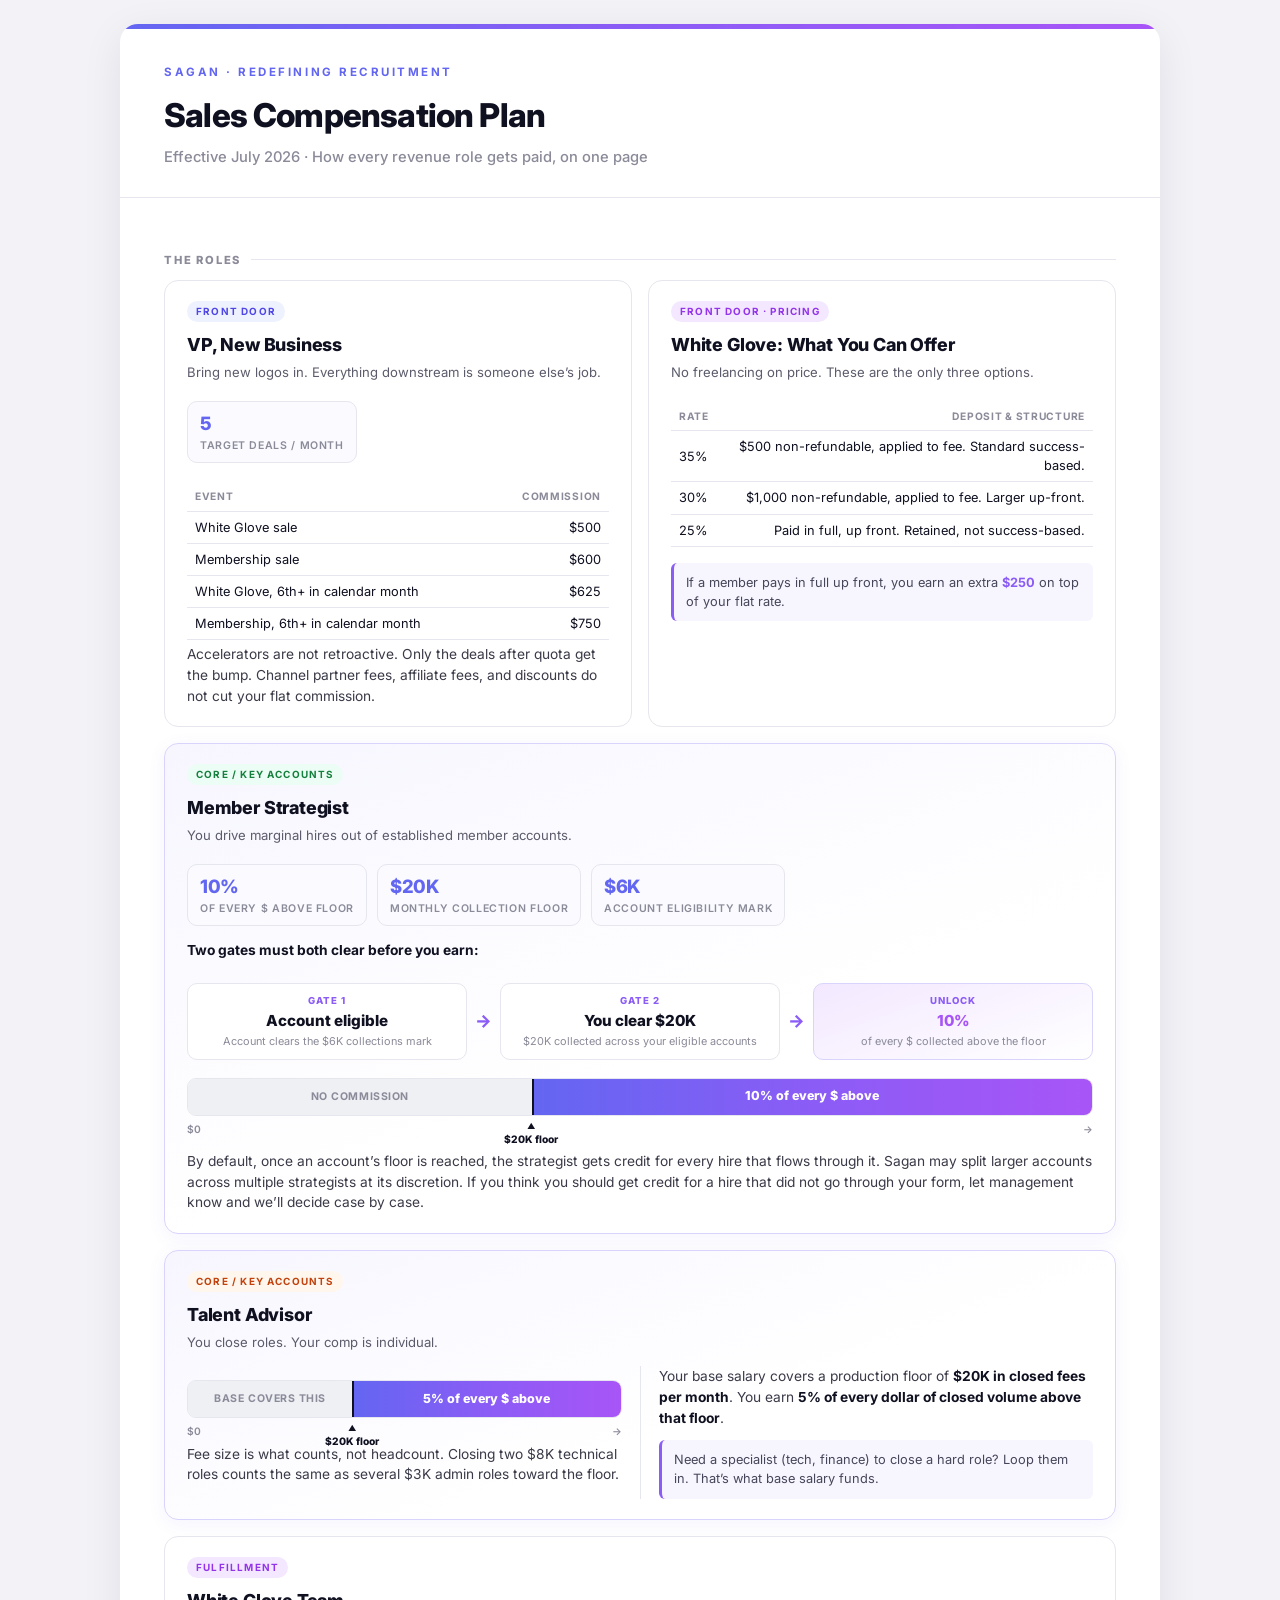
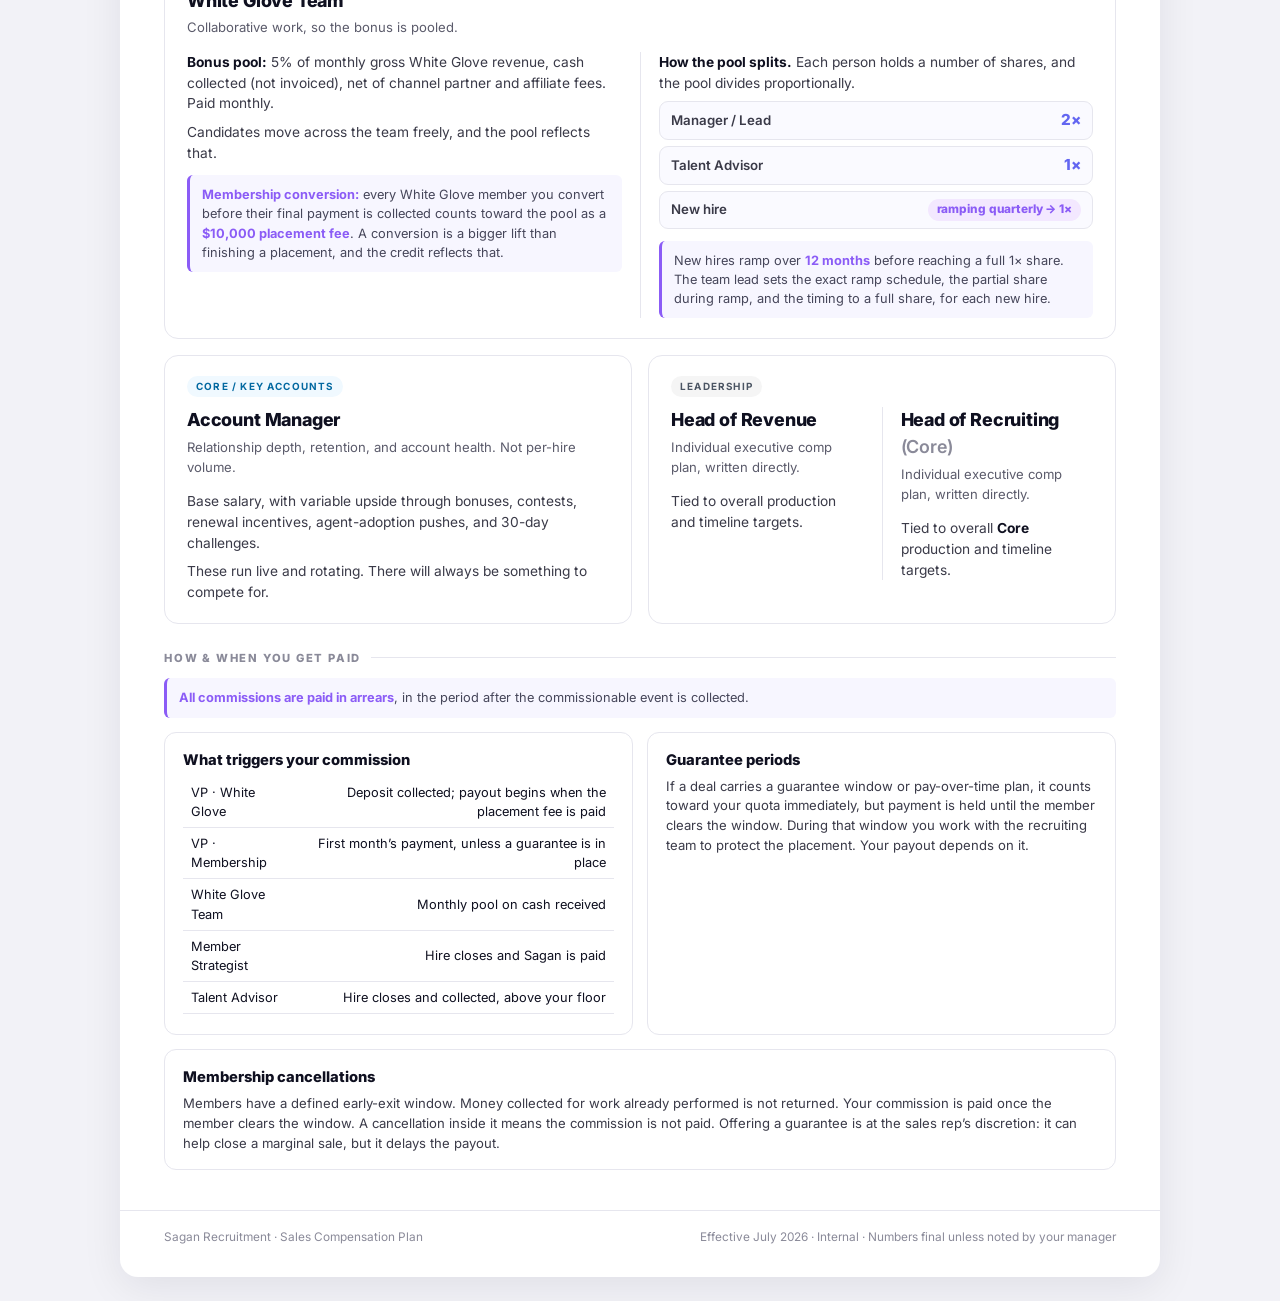
<file: index.html>
<!DOCTYPE html>
<html lang="en">
<head>
<meta charset="UTF-8">
<meta name="viewport" content="width=device-width, initial-scale=1.0">
<title>Sagan Sales Compensation Plan</title>
<style>
  @import url('https://fonts.googleapis.com/css2?family=Inter:wght@400;500;600;700;800;900&display=swap');

  :root {
    --ink: #0f1020;
    --muted: #5b5b6b;
    --faint: #8a8a99;
    --line: #e6e6ee;
    --bg: #ffffff;
    --panel: #fafaff;
    --indigo: #6366f1;
    --violet: #8b5cf6;
    --purple: #a855f7;
    --green: #16a34a;
    --amber: #d97706;
  }

  * { margin: 0; padding: 0; box-sizing: border-box; }

  body {
    font-family: 'Inter', sans-serif;
    background: #f2f2f7;
    color: var(--ink);
    line-height: 1.5;
    -webkit-font-smoothing: antialiased;
  }

  .sheet {
    max-width: 1040px;
    margin: 24px auto;
    background: var(--bg);
    border-radius: 18px;
    box-shadow: 0 10px 40px rgba(15,16,32,0.08);
    overflow: hidden;
  }

  /* ── Header ── */
  .head {
    padding: 40px 44px 28px;
    border-bottom: 1px solid var(--line);
    position: relative;
  }
  .head::before {
    content: "";
    position: absolute;
    top: 0; left: 0; right: 0;
    height: 5px;
    background: linear-gradient(90deg, var(--indigo), var(--violet), var(--purple));
  }
  .brand {
    font-size: 0.72rem;
    font-weight: 700;
    letter-spacing: 0.22em;
    text-transform: uppercase;
    color: var(--indigo);
    margin-bottom: 10px;
  }
  .head h1 {
    font-size: 2.05rem;
    font-weight: 800;
    letter-spacing: -0.025em;
  }
  .head .sub {
    color: var(--faint);
    font-size: 0.92rem;
    margin-top: 6px;
    font-weight: 500;
  }

  /* ── Body grid ── */
  .body { padding: 28px 44px 40px; }

  .grid {
    display: grid;
    grid-template-columns: repeat(2, 1fr);
    gap: 16px;
  }

  .card {
    border: 1px solid var(--line);
    border-radius: 14px;
    padding: 20px 22px;
    background: var(--bg);
    display: flex;
    flex-direction: column;
  }
  .card.feature {
    background: linear-gradient(160deg, #f7f6ff 0%, #ffffff 60%);
    border-color: #d9d4fb;
    box-shadow: 0 4px 18px rgba(99,102,241,0.07);
  }
  .card.wide { grid-column: 1 / -1; }

  .split { display: flex; gap: 18px; }
  .split-half { flex: 1; }
  .split-half + .split-half {
    padding-left: 18px;
    border-left: 1px solid var(--line);
  }
  .split-half h2 { font-size: 1.02rem; }

  .tag {
    display: inline-block;
    font-size: 0.62rem;
    font-weight: 700;
    letter-spacing: 0.12em;
    text-transform: uppercase;
    padding: 3px 9px;
    border-radius: 99px;
    margin-bottom: 10px;
    align-self: flex-start;
  }
  .tag.front { background: #eef2ff; color: #4f46e5; }
  .tag.wg { background: #f3e8ff; color: #9333ea; }
  .tag.strat { background: #ecfdf5; color: #15803d; }
  .tag.advisor { background: #fff7ed; color: #c2410c; }
  .tag.am { background: #f0f9ff; color: #0369a1; }
  .tag.mgr { background: #f5f5f5; color: #4b5563; }

  .card h2 {
    font-size: 1.12rem;
    font-weight: 800;
    letter-spacing: -0.01em;
    margin-bottom: 4px;
  }
  .role-line {
    font-size: 0.82rem;
    color: var(--muted);
    margin-bottom: 14px;
  }
  .card p { font-size: 0.86rem; color: #3a3a48; margin-bottom: 8px; }
  .card p:last-child { margin-bottom: 0; }
  .card strong { color: var(--ink); font-weight: 700; }

  /* metric chips */
  .metrics {
    display: flex;
    gap: 10px;
    flex-wrap: wrap;
    margin: 4px 0 14px;
  }
  .metric {
    background: var(--panel);
    border: 1px solid var(--line);
    border-radius: 10px;
    padding: 8px 12px;
    min-width: 92px;
  }
  .metric .v {
    font-size: 1.15rem;
    font-weight: 800;
    color: var(--indigo);
    letter-spacing: -0.02em;
  }
  .metric .k {
    font-size: 0.66rem;
    color: var(--faint);
    text-transform: uppercase;
    letter-spacing: 0.06em;
    font-weight: 600;
    margin-top: 1px;
  }

  /* mini table */
  table { width: 100%; border-collapse: collapse; margin: 6px 0 4px; }
  th, td {
    text-align: left;
    font-size: 0.8rem;
    padding: 6px 8px;
    border-bottom: 1px solid var(--line);
  }
  th {
    font-size: 0.64rem;
    text-transform: uppercase;
    letter-spacing: 0.07em;
    color: var(--faint);
    font-weight: 700;
  }
  td:last-child, th:last-child { text-align: right; }
  td .num { font-weight: 700; color: var(--ink); }

  /* the "how to earn" condition list */
  .conds { list-style: none; margin: 6px 0 4px; }
  .conds li {
    font-size: 0.85rem;
    color: #3a3a48;
    padding: 6px 0 6px 26px;
    position: relative;
    border-bottom: 1px dashed var(--line);
  }
  .conds li:last-child { border-bottom: none; }
  .conds li::before {
    content: counter(c);
    counter-increment: c;
    position: absolute;
    left: 0; top: 5px;
    width: 17px; height: 17px;
    background: var(--violet);
    color: #fff;
    border-radius: 50%;
    font-size: 0.62rem;
    font-weight: 800;
    display: flex;
    align-items: center;
    justify-content: center;
  }
  .conds { counter-reset: c; }

  /* ── Share allocation ── */
  .shares { margin: 8px 0 4px; }
  .share-row {
    display: flex;
    align-items: center;
    justify-content: space-between;
    padding: 7px 11px;
    border: 1px solid var(--line);
    border-radius: 9px;
    margin-bottom: 6px;
    background: var(--panel);
  }
  .share-row .sh-role { font-size: 0.83rem; font-weight: 600; color: #3a3a48; }
  .share-row .sh-x {
    font-size: 0.95rem;
    font-weight: 800;
    color: var(--indigo);
    letter-spacing: -0.01em;
  }
  .share-row .sh-x.ramp {
    font-size: 0.74rem;
    color: var(--violet);
    background: #f3e8ff;
    padding: 2px 9px;
    border-radius: 99px;
  }

  /* ── Earnings bar ── */
  .earn { margin: 14px 0 4px; }
  .earn-track {
    position: relative;
    height: 38px;
    border-radius: 9px;
    overflow: hidden;
    display: flex;
    border: 1px solid var(--line);
  }
  .earn-base {
    flex: 0 0 38%;
    background: #eef0f4;
    display: flex;
    align-items: center;
    justify-content: center;
    font-size: 0.66rem;
    font-weight: 700;
    color: var(--faint);
    text-transform: uppercase;
    letter-spacing: 0.05em;
  }
  .earn-above {
    flex: 1;
    background: linear-gradient(90deg, var(--indigo), var(--violet), var(--purple));
    display: flex;
    align-items: center;
    justify-content: center;
    color: #fff;
    font-size: 0.78rem;
    font-weight: 800;
  }
  .earn-floor {
    position: absolute;
    left: 38%;
    top: -3px;
    bottom: -3px;
    width: 2px;
    background: var(--ink);
  }
  .earn-labels {
    position: relative;
    display: flex;
    justify-content: space-between;
    margin-top: 6px;
    font-size: 0.64rem;
    font-weight: 600;
    color: var(--faint);
  }
  .earn-labels .floor-tag {
    position: absolute;
    left: 38%;
    transform: translateX(-50%);
    color: var(--ink);
    font-weight: 800;
    white-space: nowrap;
    text-align: center;
  }
  .earn-labels .floor-tag::before {
    content: "\25B2";
    display: block;
    font-size: 0.5rem;
    line-height: 1;
    margin-bottom: 2px;
    color: var(--ink);
  }

  /* ── Gate flow ── */
  .gates {
    display: flex;
    align-items: stretch;
    margin: 14px 0 4px;
  }
  .gate {
    flex: 1;
    background: var(--bg);
    border: 1px solid var(--line);
    border-radius: 10px;
    padding: 10px 12px;
    text-align: center;
  }
  .gate .g-num {
    font-size: 0.6rem;
    font-weight: 800;
    color: var(--violet);
    letter-spacing: 0.1em;
    text-transform: uppercase;
  }
  .gate .g-main { font-size: 0.95rem; font-weight: 800; margin: 2px 0 1px; }
  .gate .g-sub { font-size: 0.68rem; color: var(--faint); line-height: 1.35; }
  .gate.unlock {
    background: linear-gradient(160deg, #f3e8ff, #ffffff);
    border-color: #d9d4fb;
  }
  .gate.unlock .g-main { color: var(--purple); }
  .gate-arrow {
    align-self: center;
    color: var(--violet);
    font-size: 1.1rem;
    font-weight: 800;
    padding: 0 8px;
    flex: 0 0 auto;
  }

  .note {
    margin-top: 12px;
    padding: 10px 12px;
    background: #f7f6ff;
    border-left: 3px solid var(--violet);
    border-radius: 6px;
    font-size: 0.8rem;
    color: #46465a;
  }
  .note strong { color: var(--violet); }

  /* section heading */
  .section-h {
    font-size: 0.7rem;
    font-weight: 800;
    letter-spacing: 0.16em;
    text-transform: uppercase;
    color: var(--faint);
    margin: 26px 0 12px;
    display: flex;
    align-items: center;
    gap: 10px;
  }
  .section-h::after {
    content: "";
    flex: 1;
    height: 1px;
    background: var(--line);
  }

  .mech-grid {
    display: grid;
    grid-template-columns: repeat(2, 1fr);
    gap: 14px;
  }
  .mech {
    border: 1px solid var(--line);
    border-radius: 12px;
    padding: 16px 18px;
  }
  .mech.wide { grid-column: 1 / -1; }
  .mech h3 {
    font-size: 0.92rem;
    font-weight: 800;
    margin-bottom: 6px;
  }
  .mech p { font-size: 0.82rem; color: #3a3a48; }

  .foot {
    padding: 18px 44px 30px;
    border-top: 1px solid var(--line);
    font-size: 0.74rem;
    color: var(--faint);
    display: flex;
    justify-content: space-between;
    flex-wrap: wrap;
    gap: 8px;
  }

  /* ── Print ── */
  @media print {
    body { background: #fff; }
    .sheet { box-shadow: none; margin: 0; max-width: 100%; border-radius: 0; }
    .card, .mech { break-inside: avoid; }
    .section-h { break-after: avoid; }
    @page { margin: 12mm; }
  }

  @media (max-width: 720px) {
    .grid, .mech-grid { grid-template-columns: 1fr; }
    .head, .body, .foot { padding-left: 24px; padding-right: 24px; }
    .gates { flex-direction: column; }
    .gate-arrow { transform: rotate(90deg); padding: 4px 0; }
    .split { flex-direction: column; }
    .split-half + .split-half { padding-left: 0; border-left: none; padding-top: 14px; border-top: 1px solid var(--line); }
  }
</style>
</head>
<body>
<div class="sheet">

  <header class="head">
    <div class="brand">Sagan · Redefining Recruitment</div>
    <h1>Sales Compensation Plan</h1>
    <div class="sub">Effective July 2026 · How every revenue role gets paid, on one page</div>
  </header>

  <div class="body">

    <div class="section-h">The Roles</div>
    <div class="grid">

      <!-- VP New Business -->
      <div class="card">
        <span class="tag front">Front Door</span>
        <h2>VP, New Business</h2>
        <div class="role-line">Bring new logos in. Everything downstream is someone else&#8217;s job.</div>
        <div class="metrics">
          <div class="metric"><div class="v">5</div><div class="k">Target deals / month</div></div>
        </div>
        <table>
          <tr><th>Event</th><th>Commission</th></tr>
          <tr><td>White Glove sale</td><td class="num">$500</td></tr>
          <tr><td>Membership sale</td><td class="num">$600</td></tr>
          <tr><td>White Glove, 6th+ in calendar month</td><td class="num">$625</td></tr>
          <tr><td>Membership, 6th+ in calendar month</td><td class="num">$750</td></tr>
        </table>
        <p>Accelerators are not retroactive. Only the deals after quota get the bump. Channel partner fees, affiliate fees, and discounts do not cut your flat commission.</p>
      </div>

      <!-- White Glove pricing + team -->
      <div class="card">
        <span class="tag wg">Front Door &middot; Pricing</span>
        <h2>White Glove: What You Can Offer</h2>
        <div class="role-line">No freelancing on price. These are the only three options.</div>
        <table>
          <tr><th>Rate</th><th>Deposit &amp; structure</th></tr>
          <tr><td class="num">35%</td><td>$500 non-refundable, applied to fee. Standard success-based.</td></tr>
          <tr><td class="num">30%</td><td>$1,000 non-refundable, applied to fee. Larger up-front.</td></tr>
          <tr><td class="num">25%</td><td>Paid in full, up front. Retained, not success-based.</td></tr>
        </table>
        <div class="note">If a member pays in full up front, you earn an extra <strong>$250</strong> on top of your flat rate.</div>
      </div>

      <!-- Member Strategist (FEATURE) -->
      <div class="card feature wide">
        <span class="tag strat">Core / Key Accounts</span>
        <h2>Member Strategist</h2>
        <div class="role-line">You drive marginal hires out of established member accounts.</div>
        <div class="metrics">
          <div class="metric"><div class="v">10%</div><div class="k">Of every $ above floor</div></div>
          <div class="metric"><div class="v">$20K</div><div class="k">Monthly collection floor</div></div>
          <div class="metric"><div class="v">$6K</div><div class="k">Account eligibility mark</div></div>
        </div>
        <p><strong>Two gates must both clear before you earn:</strong></p>
        <div class="gates">
          <div class="gate">
            <div class="g-num">Gate 1</div>
            <div class="g-main">Account eligible</div>
            <div class="g-sub">Account clears the $6K collections mark</div>
          </div>
          <div class="gate-arrow">&rarr;</div>
          <div class="gate">
            <div class="g-num">Gate 2</div>
            <div class="g-main">You clear $20K</div>
            <div class="g-sub">$20K collected across your eligible accounts</div>
          </div>
          <div class="gate-arrow">&rarr;</div>
          <div class="gate unlock">
            <div class="g-num">Unlock</div>
            <div class="g-main">10%</div>
            <div class="g-sub">of every $ collected above the floor</div>
          </div>
        </div>
        <div class="earn">
          <div class="earn-track">
            <div class="earn-base">No commission</div>
            <div class="earn-floor"></div>
            <div class="earn-above">10% of every $ above</div>
          </div>
          <div class="earn-labels">
            <span>$0</span>
            <span class="floor-tag">$20K floor</span>
            <span>&rarr;</span>
          </div>
        </div>
        <p style="margin-top:10px;">By default, once an account&#8217;s floor is reached, the strategist gets credit for every hire that flows through it. Sagan may split larger accounts across multiple strategists at its discretion. If you think you should get credit for a hire that did not go through your form, let management know and we&#8217;ll decide case by case.</p>
      </div>

      <!-- Talent Advisor (FEATURE) -->
      <div class="card feature wide">
        <span class="tag advisor">Core / Key Accounts</span>
        <h2>Talent Advisor</h2>
        <div class="role-line">You close roles. Your comp is individual.</div>
        <div class="split">
          <div class="split-half">
            <div class="earn">
              <div class="earn-track">
                <div class="earn-base">Base covers this</div>
                <div class="earn-floor"></div>
                <div class="earn-above">5% of every $ above</div>
              </div>
              <div class="earn-labels">
                <span>$0</span>
                <span class="floor-tag">$20K floor</span>
                <span>&rarr;</span>
              </div>
            </div>
            <p>Fee size is what counts, not headcount. Closing two $8K technical roles counts the same as several $3K admin roles toward the floor.</p>
          </div>
          <div class="split-half">
            <p>Your base salary covers a production floor of <strong>$20K in closed fees per month</strong>. You earn <strong>5% of every dollar of closed volume above that floor</strong>.</p>
            <div class="note">Need a specialist (tech, finance) to close a hard role? Loop them in. That&#8217;s what base salary funds.</div>
          </div>
        </div>
      </div>

      <!-- White Glove Team -->
      <div class="card wide">
        <span class="tag wg">Fulfillment</span>
        <h2>White Glove Team</h2>
        <div class="role-line">Collaborative work, so the bonus is pooled.</div>
        <div class="split">
          <div class="split-half">
            <p><strong>Bonus pool:</strong> 5% of monthly gross White Glove revenue, cash collected (not invoiced), net of channel partner and affiliate fees. Paid monthly.</p>
            <p>Candidates move across the team freely, and the pool reflects that.</p>
            <div class="note"><strong>Membership conversion:</strong> every White Glove member you convert before their final payment is collected counts toward the pool as a <strong>$10,000 placement fee</strong>. A conversion is a bigger lift than finishing a placement, and the credit reflects that.</div>
          </div>
          <div class="split-half">
            <p><strong>How the pool splits.</strong> Each person holds a number of shares, and the pool divides proportionally.</p>
            <div class="shares">
              <div class="share-row"><span class="sh-role">Manager / Lead</span><span class="sh-x">2&times;</span></div>
              <div class="share-row"><span class="sh-role">Talent Advisor</span><span class="sh-x">1&times;</span></div>
              <div class="share-row"><span class="sh-role">New hire</span><span class="sh-x ramp">ramping quarterly &rarr; 1&times;</span></div>
            </div>
            <div class="note">New hires ramp over <strong>12 months</strong> before reaching a full 1&times; share. The team lead sets the exact ramp schedule, the partial share during ramp, and the timing to a full share, for each new hire.</div>
          </div>
        </div>
      </div>

      <!-- Account Manager -->
      <div class="card">
        <span class="tag am">Core / Key Accounts</span>
        <h2>Account Manager</h2>
        <div class="role-line">Relationship depth, retention, and account health. Not per-hire volume.</div>
        <p>Base salary, with variable upside through bonuses, contests, renewal incentives, agent-adoption pushes, and 30-day challenges.</p>
        <p>These run live and rotating. There will always be something to compete for.</p>
      </div>

      <!-- Leadership -->
      <div class="card">
        <span class="tag mgr">Leadership</span>
        <div class="split">
          <div class="split-half">
            <h2>Head of Revenue</h2>
            <div class="role-line">Individual executive comp plan, written directly.</div>
            <p>Tied to overall production and timeline targets.</p>
          </div>
          <div class="split-half">
            <h2>Head of Recruiting <span style="font-weight:600;color:var(--faint);">(Core)</span></h2>
            <div class="role-line">Individual executive comp plan, written directly.</div>
            <p>Tied to overall <strong>Core</strong> production and timeline targets.</p>
          </div>
        </div>
      </div>

    </div>

    <!-- ── Mechanics ── -->
    <div class="section-h">How &amp; When You Get Paid</div>
    <div class="note" style="margin-top:0;margin-bottom:14px;"><strong>All commissions are paid in arrears</strong>, in the period after the commissionable event is collected.</div>
    <div class="mech-grid">

      <div class="mech">
        <h3>What triggers your commission</h3>
        <table>
          <tr><td>VP &middot; White Glove</td><td>Deposit collected; payout begins when the placement fee is paid</td></tr>
          <tr><td>VP &middot; Membership</td><td>First month&#8217;s payment, unless a guarantee is in place</td></tr>
          <tr><td>White Glove Team</td><td>Monthly pool on cash received</td></tr>
          <tr><td>Member Strategist</td><td>Hire closes and Sagan is paid</td></tr>
          <tr><td>Talent Advisor</td><td>Hire closes and collected, above your floor</td></tr>
        </table>
      </div>

      <div class="mech">
        <h3>Guarantee periods</h3>
        <p>If a deal carries a guarantee window or pay-over-time plan, it counts toward your quota immediately, but payment is held until the member clears the window. During that window you work with the recruiting team to protect the placement. Your payout depends on it.</p>
      </div>

      <div class="mech wide">
        <h3>Membership cancellations</h3>
        <p>Members have a defined early-exit window. Money collected for work already performed is not returned. Your commission is paid once the member clears the window. A cancellation inside it means the commission is not paid. Offering a guarantee is at the sales rep&#8217;s discretion: it can help close a marginal sale, but it delays the payout.</p>
      </div>

    </div>

  </div>

  <footer class="foot">
    <span>Sagan Recruitment &middot; Sales Compensation Plan</span>
    <span>Effective July 2026 &middot; Internal &middot; Numbers final unless noted by your manager</span>
  </footer>

</div>
</body>
</html>
</file>
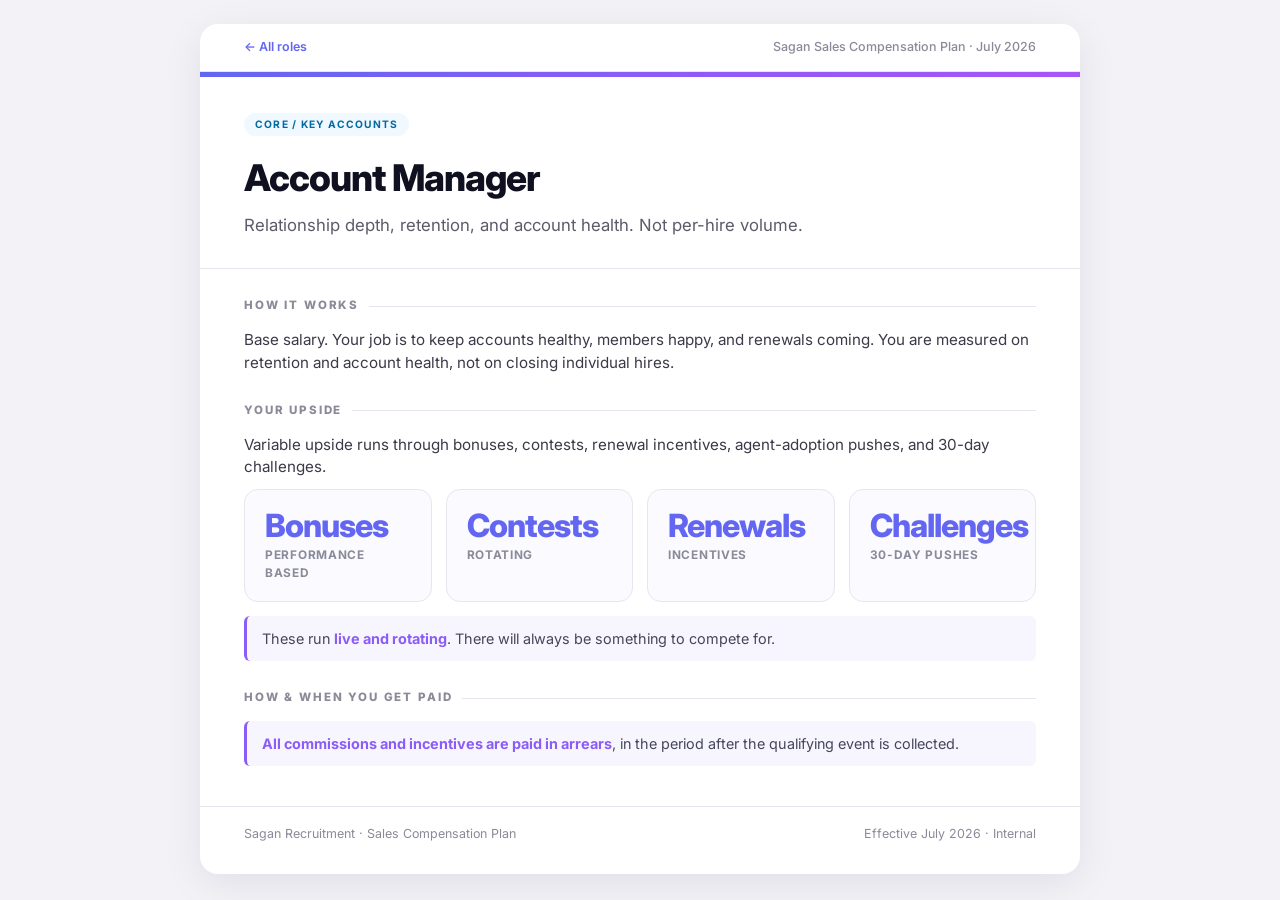
<file: account-manager.html>
<!DOCTYPE html>
<html lang="en">
<head>
<meta charset="UTF-8">
<meta name="viewport" content="width=device-width, initial-scale=1.0">
<title>Comp Plan · Account Manager</title>
<link rel="stylesheet" href="role-style.css">
</head>
<body>
<div class="sheet">

  <nav class="topnav">
    <a href="roles.html">&larr; All roles</a>
    <span class="crumb">Sagan Sales Compensation Plan · July 2026</span>
  </nav>

  <header class="hero">
    <span class="tag am">Core / Key Accounts</span>
    <h1>Account Manager</h1>
    <p class="lede">Relationship depth, retention, and account health. Not per-hire volume.</p>
  </header>

  <div class="body">

    <div class="section-h">How It Works</div>
    <p>Base salary. Your job is to keep accounts healthy, members happy, and renewals coming. You are measured on retention and account health, not on closing individual hires.</p>

    <div class="section-h">Your Upside</div>
    <p>Variable upside runs through bonuses, contests, renewal incentives, agent-adoption pushes, and 30-day challenges.</p>
    <div class="stats">
      <div class="stat"><div class="v">Bonuses</div><div class="k">Performance based</div></div>
      <div class="stat"><div class="v">Contests</div><div class="k">Rotating</div></div>
      <div class="stat"><div class="v">Renewals</div><div class="k">Incentives</div></div>
      <div class="stat"><div class="v">Challenges</div><div class="k">30-day pushes</div></div>
    </div>
    <div class="note">These run <strong>live and rotating</strong>. There will always be something to compete for.</div>

    <div class="section-h">How &amp; When You Get Paid</div>
    <div class="note" style="margin-top:0;"><strong>All commissions and incentives are paid in arrears</strong>, in the period after the qualifying event is collected.</div>

  </div>

  <footer class="foot">
    <span>Sagan Recruitment · Sales Compensation Plan</span>
    <span>Effective July 2026 · Internal</span>
  </footer>

</div>
</body>
</html>
</file>
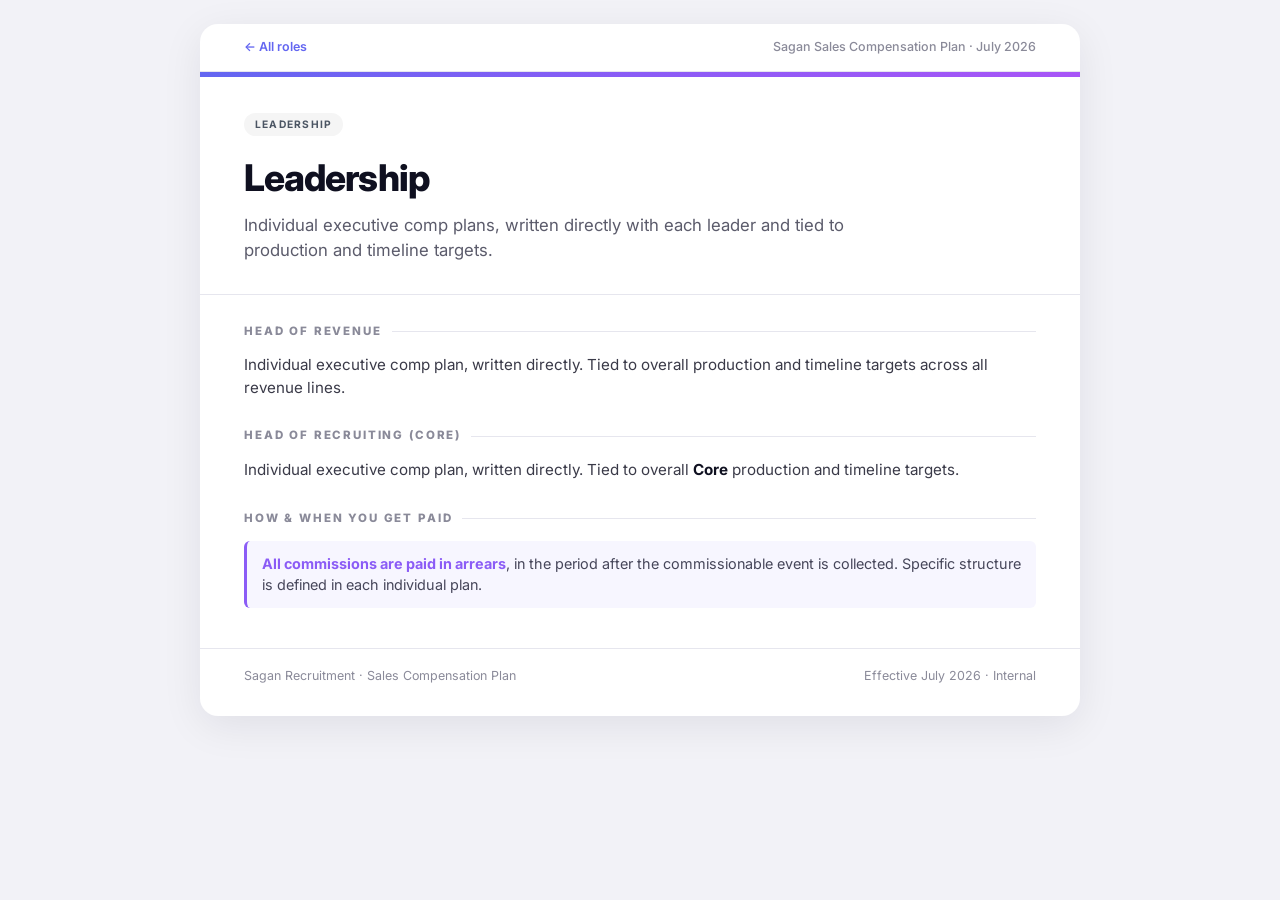
<file: leadership.html>
<!DOCTYPE html>
<html lang="en">
<head>
<meta charset="UTF-8">
<meta name="viewport" content="width=device-width, initial-scale=1.0">
<title>Comp Plan · Leadership</title>
<link rel="stylesheet" href="role-style.css">
</head>
<body>
<div class="sheet">

  <nav class="topnav">
    <a href="roles.html">&larr; All roles</a>
    <span class="crumb">Sagan Sales Compensation Plan · July 2026</span>
  </nav>

  <header class="hero">
    <span class="tag mgr">Leadership</span>
    <h1>Leadership</h1>
    <p class="lede">Individual executive comp plans, written directly with each leader and tied to production and timeline targets.</p>
  </header>

  <div class="body">

    <div class="section-h">Head of Revenue</div>
    <p>Individual executive comp plan, written directly. Tied to overall production and timeline targets across all revenue lines.</p>

    <div class="section-h">Head of Recruiting (Core)</div>
    <p>Individual executive comp plan, written directly. Tied to overall <strong>Core</strong> production and timeline targets.</p>

    <div class="section-h">How &amp; When You Get Paid</div>
    <div class="note" style="margin-top:0;"><strong>All commissions are paid in arrears</strong>, in the period after the commissionable event is collected. Specific structure is defined in each individual plan.</div>

  </div>

  <footer class="foot">
    <span>Sagan Recruitment · Sales Compensation Plan</span>
    <span>Effective July 2026 · Internal</span>
  </footer>

</div>
</body>
</html>
</file>
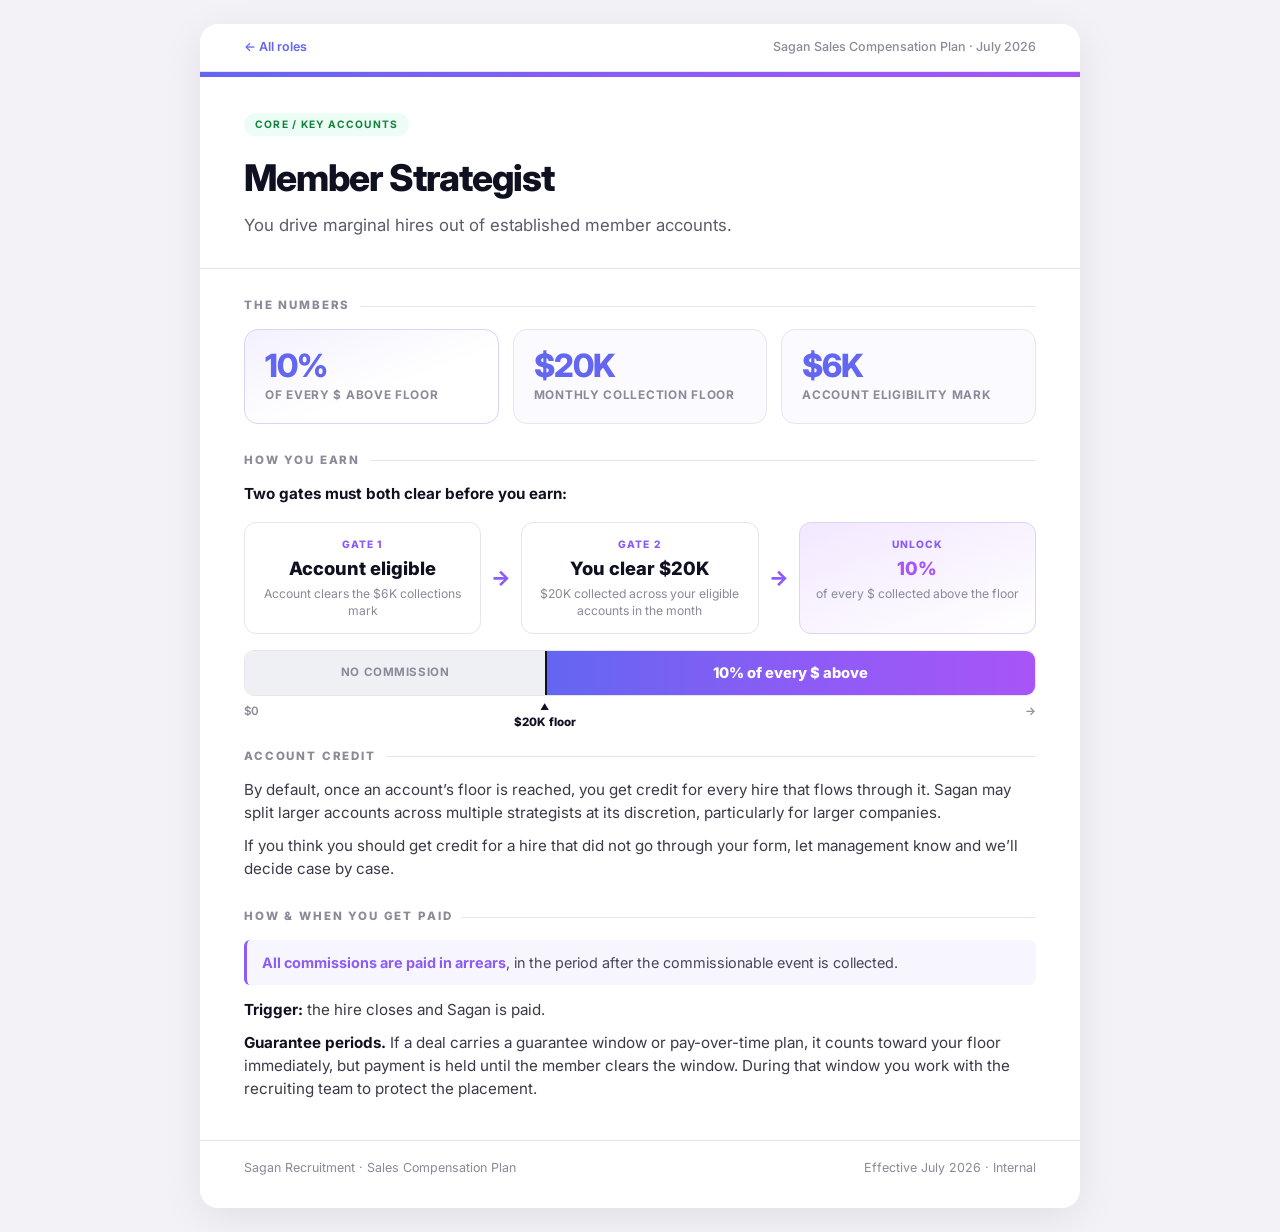
<file: member-strategist.html>
<!DOCTYPE html>
<html lang="en">
<head>
<meta charset="UTF-8">
<meta name="viewport" content="width=device-width, initial-scale=1.0">
<title>Comp Plan · Member Strategist</title>
<link rel="stylesheet" href="role-style.css">
</head>
<body>
<div class="sheet">

  <nav class="topnav">
    <a href="roles.html">&larr; All roles</a>
    <span class="crumb">Sagan Sales Compensation Plan · July 2026</span>
  </nav>

  <header class="hero">
    <span class="tag strat">Core / Key Accounts</span>
    <h1>Member Strategist</h1>
    <p class="lede">You drive marginal hires out of established member accounts.</p>
  </header>

  <div class="body">

    <div class="section-h">The Numbers</div>
    <div class="stats">
      <div class="stat accent"><div class="v">10%</div><div class="k">Of every $ above floor</div></div>
      <div class="stat"><div class="v">$20K</div><div class="k">Monthly collection floor</div></div>
      <div class="stat"><div class="v">$6K</div><div class="k">Account eligibility mark</div></div>
    </div>

    <div class="section-h">How You Earn</div>
    <p><strong>Two gates must both clear before you earn:</strong></p>
    <div class="gates">
      <div class="gate">
        <div class="g-num">Gate 1</div>
        <div class="g-main">Account eligible</div>
        <div class="g-sub">Account clears the $6K collections mark</div>
      </div>
      <div class="gate-arrow">&rarr;</div>
      <div class="gate">
        <div class="g-num">Gate 2</div>
        <div class="g-main">You clear $20K</div>
        <div class="g-sub">$20K collected across your eligible accounts in the month</div>
      </div>
      <div class="gate-arrow">&rarr;</div>
      <div class="gate unlock">
        <div class="g-num">Unlock</div>
        <div class="g-main">10%</div>
        <div class="g-sub">of every $ collected above the floor</div>
      </div>
    </div>
    <div class="earn">
      <div class="earn-track">
        <div class="earn-base">No commission</div>
        <div class="earn-floor"></div>
        <div class="earn-above">10% of every $ above</div>
      </div>
      <div class="earn-labels">
        <span>$0</span>
        <span class="floor-tag">$20K floor</span>
        <span>&rarr;</span>
      </div>
    </div>

    <div class="section-h">Account Credit</div>
    <p>By default, once an account&#8217;s floor is reached, you get credit for every hire that flows through it. Sagan may split larger accounts across multiple strategists at its discretion, particularly for larger companies.</p>
    <p>If you think you should get credit for a hire that did not go through your form, let management know and we&#8217;ll decide case by case.</p>

    <div class="section-h">How &amp; When You Get Paid</div>
    <div class="note" style="margin-top:0;"><strong>All commissions are paid in arrears</strong>, in the period after the commissionable event is collected.</div>
    <p style="margin-top:14px;"><strong>Trigger:</strong> the hire closes and Sagan is paid.</p>
    <p><strong>Guarantee periods.</strong> If a deal carries a guarantee window or pay-over-time plan, it counts toward your floor immediately, but payment is held until the member clears the window. During that window you work with the recruiting team to protect the placement.</p>

  </div>

  <footer class="foot">
    <span>Sagan Recruitment · Sales Compensation Plan</span>
    <span>Effective July 2026 · Internal</span>
  </footer>

</div>
</body>
</html>
</file>
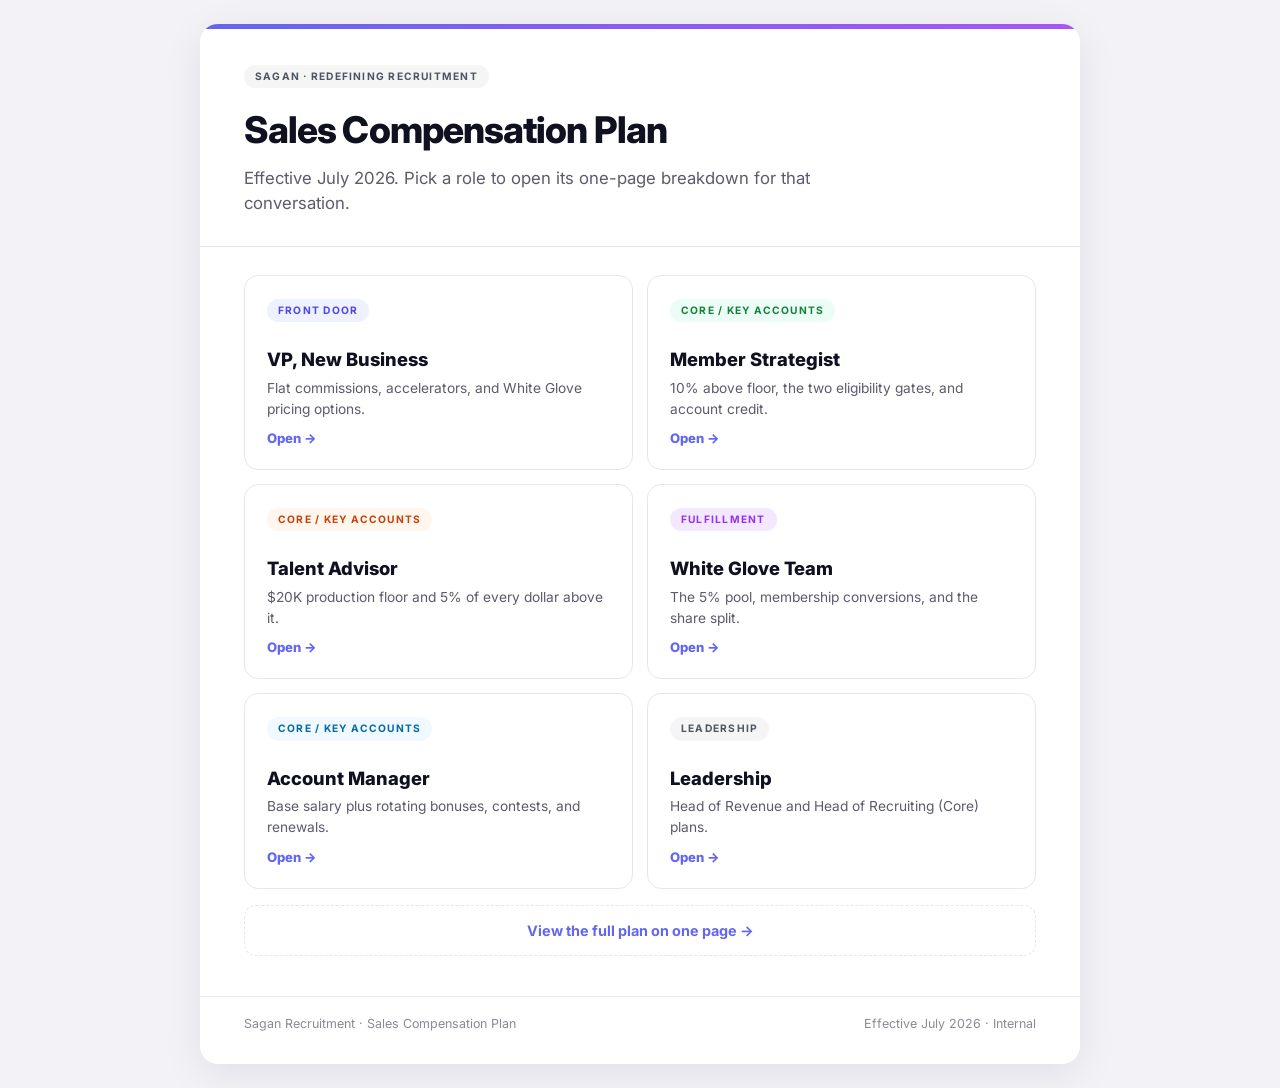
<file: roles.html>
<!DOCTYPE html>
<html lang="en">
<head>
<meta charset="UTF-8">
<meta name="viewport" content="width=device-width, initial-scale=1.0">
<title>Sagan Sales Comp Plan · By Role</title>
<link rel="stylesheet" href="role-style.css">
<style>
  .role-grid { display: grid; grid-template-columns: repeat(2, 1fr); gap: 14px; }
  .role-card {
    display: block;
    text-decoration: none;
    color: inherit;
    border: 1px solid var(--line);
    border-radius: 14px;
    padding: 20px 22px;
    background: var(--bg);
    transition: transform 0.15s ease, box-shadow 0.15s ease, border-color 0.15s ease;
  }
  .role-card:hover {
    transform: translateY(-2px);
    box-shadow: 0 8px 24px rgba(99,102,241,0.10);
    border-color: #d9d4fb;
  }
  .role-card h3 { font-size: 1.15rem; font-weight: 800; margin: 10px 0 4px; }
  .role-card p { font-size: 0.86rem; color: var(--muted); margin: 0; }
  .role-card .arrow { color: var(--indigo); font-weight: 800; font-size: 0.82rem; margin-top: 10px; display: inline-block; }
  .full-link {
    display: block; text-align: center; text-decoration: none;
    margin-top: 16px; padding: 14px; border-radius: 12px;
    border: 1px dashed var(--line); color: var(--indigo); font-weight: 700; font-size: 0.9rem;
  }
  .full-link:hover { background: var(--panel); }
  @media (max-width: 720px) { .role-grid { grid-template-columns: 1fr; } }
</style>
</head>
<body>
<div class="sheet">

  <header class="hero">
    <span class="tag mgr">Sagan · Redefining Recruitment</span>
    <h1>Sales Compensation Plan</h1>
    <p class="lede">Effective July 2026. Pick a role to open its one-page breakdown for that conversation.</p>
  </header>

  <div class="body">
    <div class="role-grid">

      <a class="role-card" href="vp.html">
        <span class="tag front">Front Door</span>
        <h3>VP, New Business</h3>
        <p>Flat commissions, accelerators, and White Glove pricing options.</p>
        <span class="arrow">Open &rarr;</span>
      </a>

      <a class="role-card" href="member-strategist.html">
        <span class="tag strat">Core / Key Accounts</span>
        <h3>Member Strategist</h3>
        <p>10% above floor, the two eligibility gates, and account credit.</p>
        <span class="arrow">Open &rarr;</span>
      </a>

      <a class="role-card" href="talent-advisor.html">
        <span class="tag advisor">Core / Key Accounts</span>
        <h3>Talent Advisor</h3>
        <p>$20K production floor and 5% of every dollar above it.</p>
        <span class="arrow">Open &rarr;</span>
      </a>

      <a class="role-card" href="white-glove-team.html">
        <span class="tag wg">Fulfillment</span>
        <h3>White Glove Team</h3>
        <p>The 5% pool, membership conversions, and the share split.</p>
        <span class="arrow">Open &rarr;</span>
      </a>

      <a class="role-card" href="account-manager.html">
        <span class="tag am">Core / Key Accounts</span>
        <h3>Account Manager</h3>
        <p>Base salary plus rotating bonuses, contests, and renewals.</p>
        <span class="arrow">Open &rarr;</span>
      </a>

      <a class="role-card" href="leadership.html">
        <span class="tag mgr">Leadership</span>
        <h3>Leadership</h3>
        <p>Head of Revenue and Head of Recruiting (Core) plans.</p>
        <span class="arrow">Open &rarr;</span>
      </a>

    </div>

    <a class="full-link" href="index.html">View the full plan on one page &rarr;</a>
  </div>

  <footer class="foot">
    <span>Sagan Recruitment · Sales Compensation Plan</span>
    <span>Effective July 2026 · Internal</span>
  </footer>

</div>
</body>
</html>
</file>
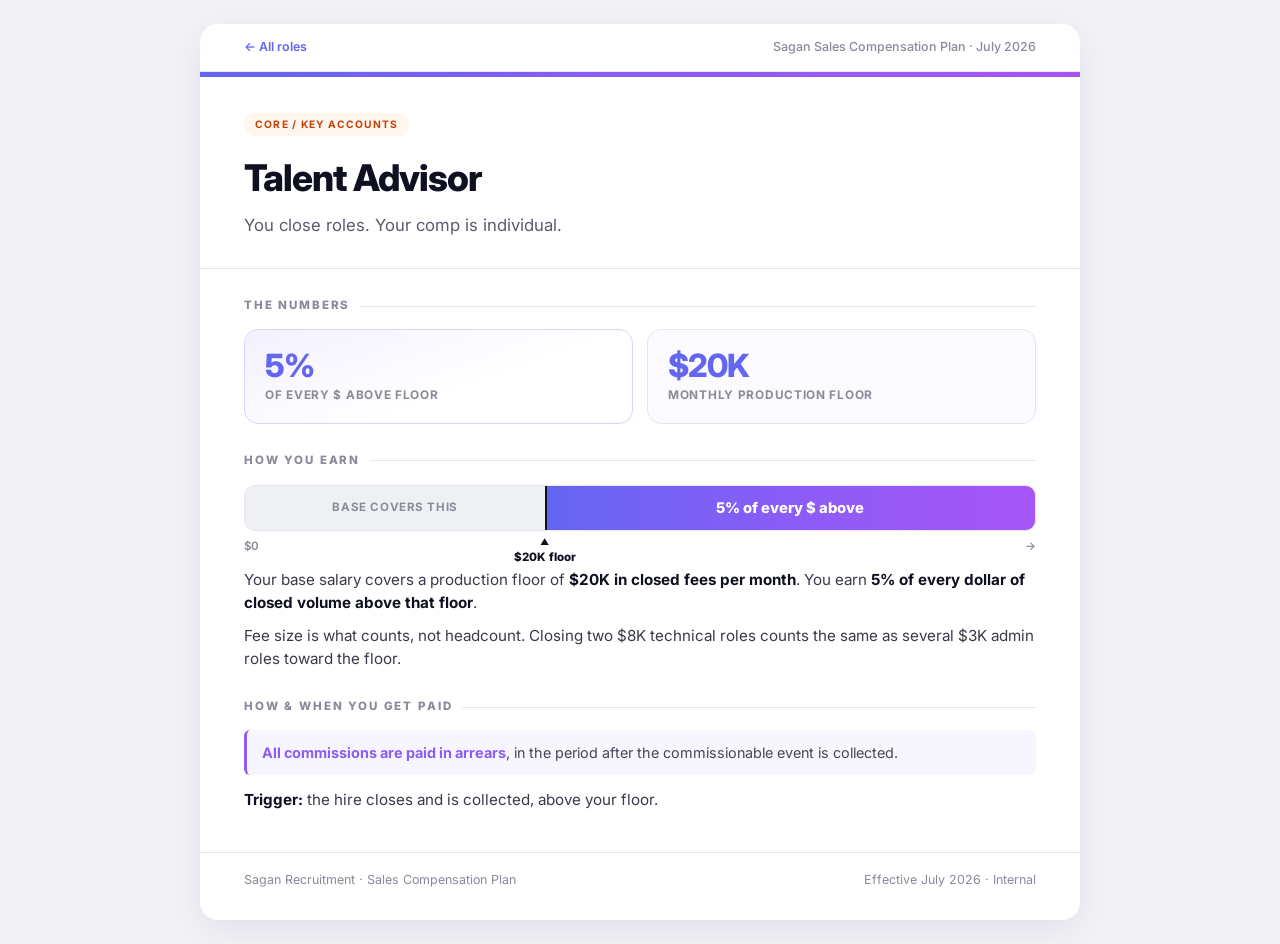
<file: talent-advisor.html>
<!DOCTYPE html>
<html lang="en">
<head>
<meta charset="UTF-8">
<meta name="viewport" content="width=device-width, initial-scale=1.0">
<title>Comp Plan · Talent Advisor</title>
<link rel="stylesheet" href="role-style.css">
</head>
<body>
<div class="sheet">

  <nav class="topnav">
    <a href="roles.html">&larr; All roles</a>
    <span class="crumb">Sagan Sales Compensation Plan · July 2026</span>
  </nav>

  <header class="hero">
    <span class="tag advisor">Core / Key Accounts</span>
    <h1>Talent Advisor</h1>
    <p class="lede">You close roles. Your comp is individual.</p>
  </header>

  <div class="body">

    <div class="section-h">The Numbers</div>
    <div class="stats">
      <div class="stat accent"><div class="v">5%</div><div class="k">Of every $ above floor</div></div>
      <div class="stat"><div class="v">$20K</div><div class="k">Monthly production floor</div></div>
    </div>

    <div class="section-h">How You Earn</div>
    <div class="earn">
      <div class="earn-track">
        <div class="earn-base">Base covers this</div>
        <div class="earn-floor"></div>
        <div class="earn-above">5% of every $ above</div>
      </div>
      <div class="earn-labels">
        <span>$0</span>
        <span class="floor-tag">$20K floor</span>
        <span>&rarr;</span>
      </div>
    </div>
    <p style="margin-top:14px;">Your base salary covers a production floor of <strong>$20K in closed fees per month</strong>. You earn <strong>5% of every dollar of closed volume above that floor</strong>.</p>
    <p>Fee size is what counts, not headcount. Closing two $8K technical roles counts the same as several $3K admin roles toward the floor.</p>

    <div class="section-h">How &amp; When You Get Paid</div>
    <div class="note" style="margin-top:0;"><strong>All commissions are paid in arrears</strong>, in the period after the commissionable event is collected.</div>
    <p style="margin-top:14px;"><strong>Trigger:</strong> the hire closes and is collected, above your floor.</p>

  </div>

  <footer class="foot">
    <span>Sagan Recruitment · Sales Compensation Plan</span>
    <span>Effective July 2026 · Internal</span>
  </footer>

</div>
</body>
</html>
</file>
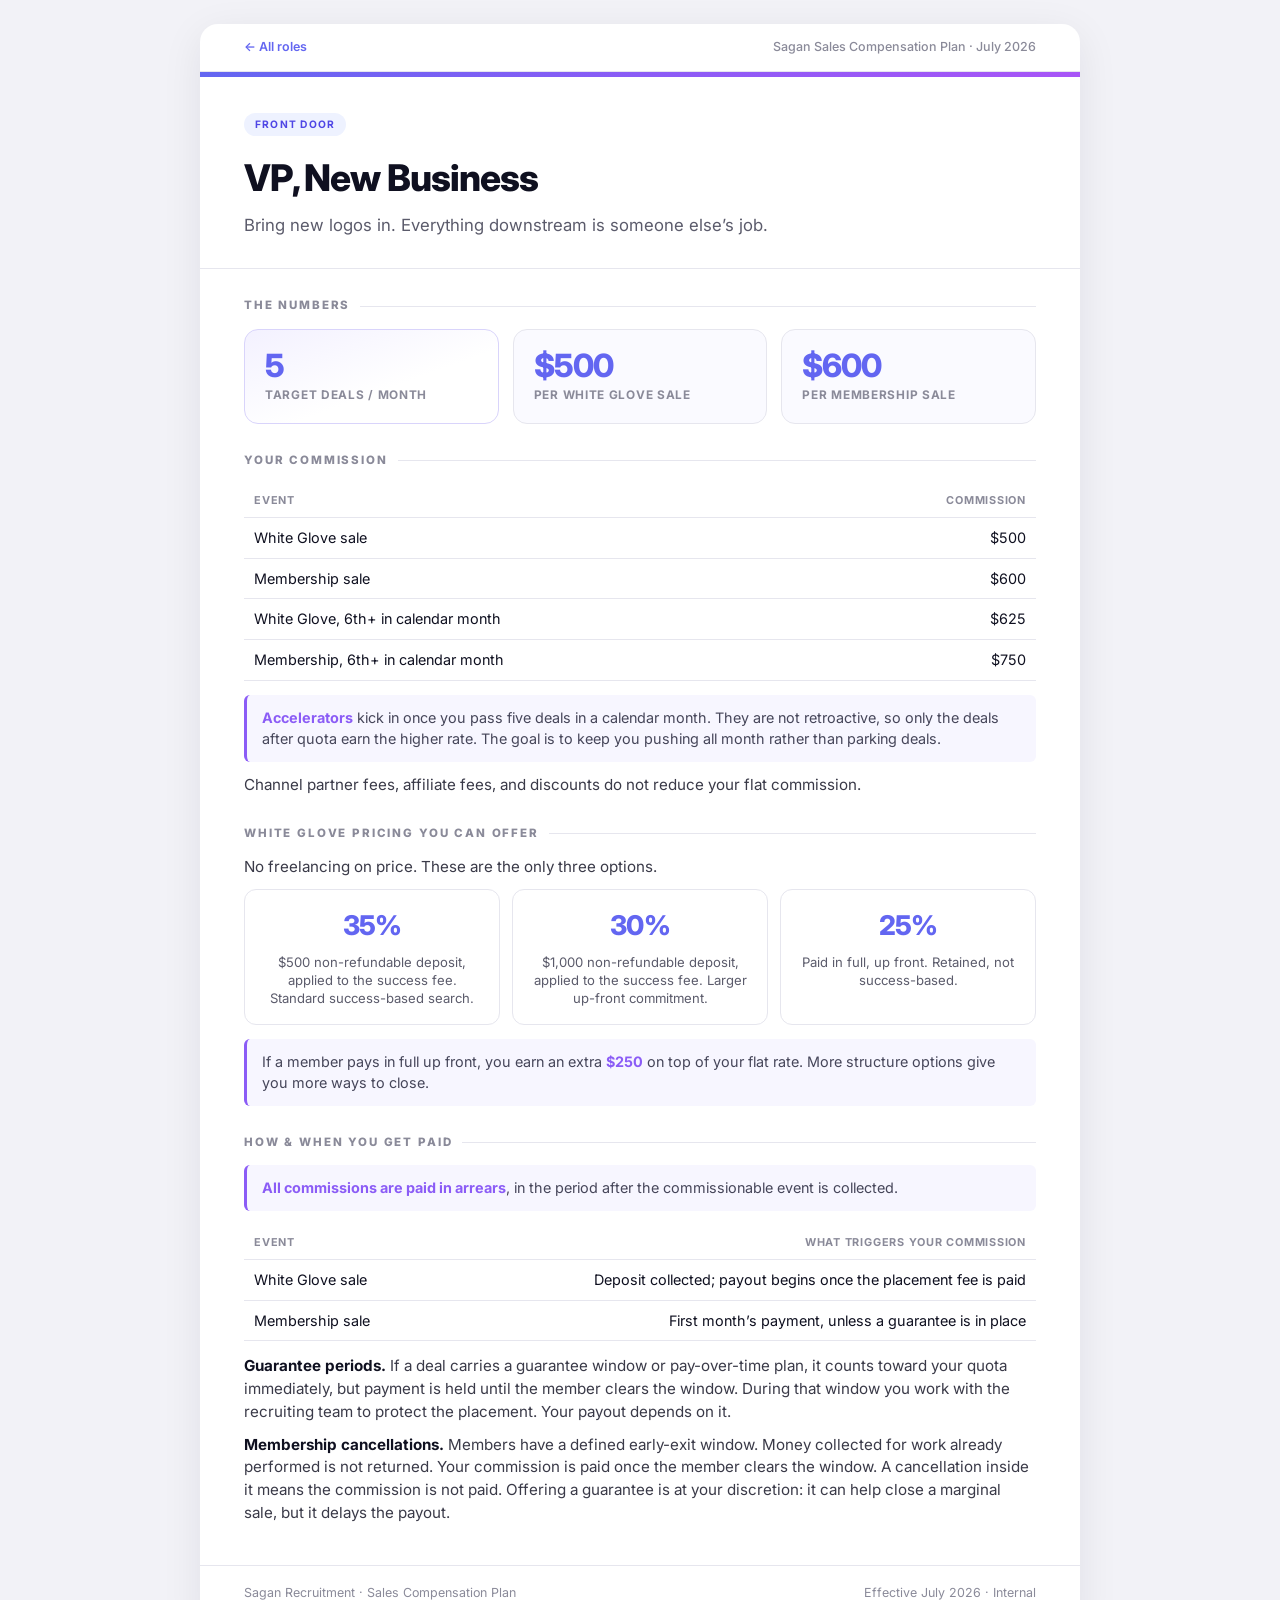
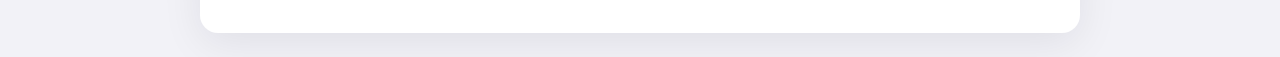
<file: vp.html>
<!DOCTYPE html>
<html lang="en">
<head>
<meta charset="UTF-8">
<meta name="viewport" content="width=device-width, initial-scale=1.0">
<title>Comp Plan · VP, New Business</title>
<link rel="stylesheet" href="role-style.css">
</head>
<body>
<div class="sheet">

  <nav class="topnav">
    <a href="roles.html">&larr; All roles</a>
    <span class="crumb">Sagan Sales Compensation Plan · July 2026</span>
  </nav>

  <header class="hero">
    <span class="tag front">Front Door</span>
    <h1>VP, New Business</h1>
    <p class="lede">Bring new logos in. Everything downstream is someone else&#8217;s job.</p>
  </header>

  <div class="body">

    <div class="section-h">The Numbers</div>
    <div class="stats">
      <div class="stat accent"><div class="v">5</div><div class="k">Target deals / month</div></div>
      <div class="stat"><div class="v">$500</div><div class="k">Per White Glove sale</div></div>
      <div class="stat"><div class="v">$600</div><div class="k">Per membership sale</div></div>
    </div>

    <div class="section-h">Your Commission</div>
    <table>
      <tr><th>Event</th><th>Commission</th></tr>
      <tr><td>White Glove sale</td><td class="num">$500</td></tr>
      <tr><td>Membership sale</td><td class="num">$600</td></tr>
      <tr><td>White Glove, 6th+ in calendar month</td><td class="num">$625</td></tr>
      <tr><td>Membership, 6th+ in calendar month</td><td class="num">$750</td></tr>
    </table>
    <div class="note"><strong>Accelerators</strong> kick in once you pass five deals in a calendar month. They are not retroactive, so only the deals after quota earn the higher rate. The goal is to keep you pushing all month rather than parking deals.</div>
    <p style="margin-top:12px;">Channel partner fees, affiliate fees, and discounts do not reduce your flat commission.</p>

    <div class="section-h">White Glove Pricing You Can Offer</div>
    <p>No freelancing on price. These are the only three options.</p>
    <div class="price-grid">
      <div class="price"><div class="rate">35%</div><div class="desc">$500 non-refundable deposit, applied to the success fee. Standard success-based search.</div></div>
      <div class="price"><div class="rate">30%</div><div class="desc">$1,000 non-refundable deposit, applied to the success fee. Larger up-front commitment.</div></div>
      <div class="price"><div class="rate">25%</div><div class="desc">Paid in full, up front. Retained, not success-based.</div></div>
    </div>
    <div class="note">If a member pays in full up front, you earn an extra <strong>$250</strong> on top of your flat rate. More structure options give you more ways to close.</div>

    <div class="section-h">How &amp; When You Get Paid</div>
    <div class="note" style="margin-top:0;"><strong>All commissions are paid in arrears</strong>, in the period after the commissionable event is collected.</div>
    <table style="margin-top:14px;">
      <tr><th>Event</th><th>What triggers your commission</th></tr>
      <tr><td>White Glove sale</td><td>Deposit collected; payout begins once the placement fee is paid</td></tr>
      <tr><td>Membership sale</td><td>First month&#8217;s payment, unless a guarantee is in place</td></tr>
    </table>
    <p style="margin-top:14px;"><strong>Guarantee periods.</strong> If a deal carries a guarantee window or pay-over-time plan, it counts toward your quota immediately, but payment is held until the member clears the window. During that window you work with the recruiting team to protect the placement. Your payout depends on it.</p>
    <p><strong>Membership cancellations.</strong> Members have a defined early-exit window. Money collected for work already performed is not returned. Your commission is paid once the member clears the window. A cancellation inside it means the commission is not paid. Offering a guarantee is at your discretion: it can help close a marginal sale, but it delays the payout.</p>

  </div>

  <footer class="foot">
    <span>Sagan Recruitment · Sales Compensation Plan</span>
    <span>Effective July 2026 · Internal</span>
  </footer>

</div>
</body>
</html>
</file>
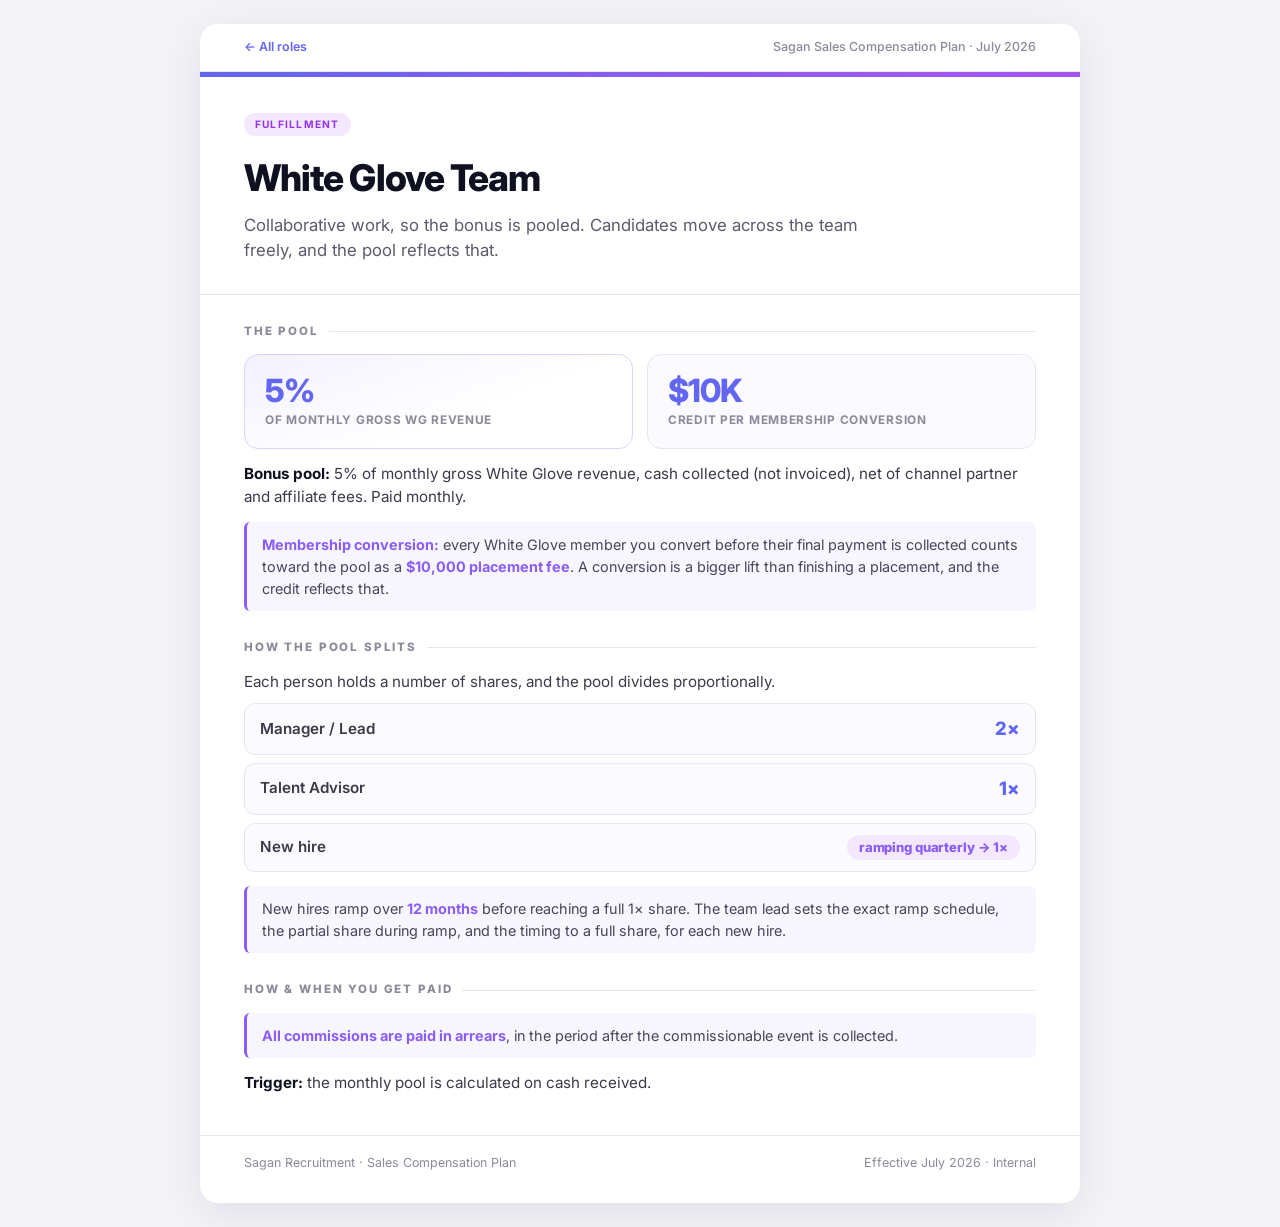
<file: white-glove-team.html>
<!DOCTYPE html>
<html lang="en">
<head>
<meta charset="UTF-8">
<meta name="viewport" content="width=device-width, initial-scale=1.0">
<title>Comp Plan · White Glove Team</title>
<link rel="stylesheet" href="role-style.css">
</head>
<body>
<div class="sheet">

  <nav class="topnav">
    <a href="roles.html">&larr; All roles</a>
    <span class="crumb">Sagan Sales Compensation Plan · July 2026</span>
  </nav>

  <header class="hero">
    <span class="tag wg">Fulfillment</span>
    <h1>White Glove Team</h1>
    <p class="lede">Collaborative work, so the bonus is pooled. Candidates move across the team freely, and the pool reflects that.</p>
  </header>

  <div class="body">

    <div class="section-h">The Pool</div>
    <div class="stats">
      <div class="stat accent"><div class="v">5%</div><div class="k">Of monthly gross WG revenue</div></div>
      <div class="stat"><div class="v">$10K</div><div class="k">Credit per membership conversion</div></div>
    </div>
    <p style="margin-top:14px;"><strong>Bonus pool:</strong> 5% of monthly gross White Glove revenue, cash collected (not invoiced), net of channel partner and affiliate fees. Paid monthly.</p>
    <div class="note"><strong>Membership conversion:</strong> every White Glove member you convert before their final payment is collected counts toward the pool as a <strong>$10,000 placement fee</strong>. A conversion is a bigger lift than finishing a placement, and the credit reflects that.</div>

    <div class="section-h">How the Pool Splits</div>
    <p>Each person holds a number of shares, and the pool divides proportionally.</p>
    <div class="shares">
      <div class="share-row"><span class="sh-role">Manager / Lead</span><span class="sh-x">2&times;</span></div>
      <div class="share-row"><span class="sh-role">Talent Advisor</span><span class="sh-x">1&times;</span></div>
      <div class="share-row"><span class="sh-role">New hire</span><span class="sh-x ramp">ramping quarterly &rarr; 1&times;</span></div>
    </div>
    <div class="note">New hires ramp over <strong>12 months</strong> before reaching a full 1&times; share. The team lead sets the exact ramp schedule, the partial share during ramp, and the timing to a full share, for each new hire.</div>

    <div class="section-h">How &amp; When You Get Paid</div>
    <div class="note" style="margin-top:0;"><strong>All commissions are paid in arrears</strong>, in the period after the commissionable event is collected.</div>
    <p style="margin-top:14px;"><strong>Trigger:</strong> the monthly pool is calculated on cash received.</p>

  </div>

  <footer class="foot">
    <span>Sagan Recruitment · Sales Compensation Plan</span>
    <span>Effective July 2026 · Internal</span>
  </footer>

</div>
</body>
</html>
</file>
<file: role-style.css>
@import url('https://fonts.googleapis.com/css2?family=Inter:wght@400;500;600;700;800;900&display=swap');

:root {
  --ink: #0f1020;
  --muted: #5b5b6b;
  --faint: #8a8a99;
  --line: #e6e6ee;
  --bg: #ffffff;
  --panel: #fafaff;
  --indigo: #6366f1;
  --violet: #8b5cf6;
  --purple: #a855f7;
}

* { margin: 0; padding: 0; box-sizing: border-box; }

body {
  font-family: 'Inter', sans-serif;
  background: #f2f2f7;
  color: var(--ink);
  line-height: 1.5;
  -webkit-font-smoothing: antialiased;
}

.sheet {
  max-width: 880px;
  margin: 24px auto;
  background: var(--bg);
  border-radius: 18px;
  box-shadow: 0 10px 40px rgba(15,16,32,0.08);
  overflow: hidden;
}

/* ── Top nav ── */
.topnav {
  display: flex;
  align-items: center;
  justify-content: space-between;
  padding: 14px 44px;
  border-bottom: 1px solid var(--line);
  font-size: 0.78rem;
}
.topnav a { color: var(--indigo); text-decoration: none; font-weight: 600; }
.topnav a:hover { text-decoration: underline; }
.topnav .crumb { color: var(--faint); font-weight: 500; }

/* ── Hero ── */
.hero {
  padding: 38px 44px 30px;
  position: relative;
  border-bottom: 1px solid var(--line);
}
.hero::before {
  content: "";
  position: absolute;
  top: 0; left: 0; right: 0;
  height: 5px;
  background: linear-gradient(90deg, var(--indigo), var(--violet), var(--purple));
}
.tag {
  display: inline-block;
  font-size: 0.64rem;
  font-weight: 700;
  letter-spacing: 0.12em;
  text-transform: uppercase;
  padding: 4px 11px;
  border-radius: 99px;
  margin-bottom: 14px;
}
.tag.front { background: #eef2ff; color: #4f46e5; }
.tag.wg { background: #f3e8ff; color: #9333ea; }
.tag.strat { background: #ecfdf5; color: #15803d; }
.tag.advisor { background: #fff7ed; color: #c2410c; }
.tag.am { background: #f0f9ff; color: #0369a1; }
.tag.mgr { background: #f5f5f5; color: #4b5563; }

.hero h1 {
  font-size: 2.3rem;
  font-weight: 800;
  letter-spacing: -0.025em;
}
.hero .lede {
  font-size: 1.05rem;
  color: var(--muted);
  margin-top: 8px;
  max-width: 60ch;
}

/* ── Body ── */
.body { padding: 28px 44px 40px; }

.section-h {
  font-size: 0.72rem;
  font-weight: 800;
  letter-spacing: 0.16em;
  text-transform: uppercase;
  color: var(--faint);
  margin: 28px 0 14px;
  display: flex;
  align-items: center;
  gap: 10px;
}
.section-h:first-child { margin-top: 0; }
.section-h::after {
  content: "";
  flex: 1;
  height: 1px;
  background: var(--line);
}

p { font-size: 0.95rem; color: #3a3a48; margin-bottom: 10px; }
p:last-child { margin-bottom: 0; }
strong { color: var(--ink); font-weight: 700; }

/* ── Big stats ── */
.stats {
  display: flex;
  gap: 14px;
  flex-wrap: wrap;
}
.stat {
  flex: 1;
  min-width: 150px;
  background: var(--panel);
  border: 1px solid var(--line);
  border-radius: 14px;
  padding: 18px 20px;
}
.stat.accent {
  background: linear-gradient(160deg, #f3f1ff 0%, #ffffff 60%);
  border-color: #d9d4fb;
}
.stat .v {
  font-size: 2rem;
  font-weight: 800;
  color: var(--indigo);
  letter-spacing: -0.03em;
  line-height: 1.1;
}
.stat .k {
  font-size: 0.74rem;
  color: var(--faint);
  text-transform: uppercase;
  letter-spacing: 0.06em;
  font-weight: 700;
  margin-top: 4px;
}

/* ── Tables ── */
table { width: 100%; border-collapse: collapse; margin: 4px 0; }
th, td {
  text-align: left;
  font-size: 0.9rem;
  padding: 9px 10px;
  border-bottom: 1px solid var(--line);
}
th {
  font-size: 0.68rem;
  text-transform: uppercase;
  letter-spacing: 0.07em;
  color: var(--faint);
  font-weight: 700;
}
td:last-child, th:last-child { text-align: right; }
td .num { font-weight: 800; color: var(--ink); }

/* ── Note ── */
.note {
  margin-top: 14px;
  padding: 12px 15px;
  background: #f7f6ff;
  border-left: 3px solid var(--violet);
  border-radius: 6px;
  font-size: 0.9rem;
  color: #46465a;
}
.note strong { color: var(--violet); }

/* ── Earnings bar ── */
.earn { margin: 16px 0 6px; }
.earn-track {
  position: relative;
  height: 46px;
  border-radius: 10px;
  overflow: hidden;
  display: flex;
  border: 1px solid var(--line);
}
.earn-base {
  flex: 0 0 38%;
  background: #eef0f4;
  display: flex; align-items: center; justify-content: center;
  font-size: 0.72rem; font-weight: 700; color: var(--faint);
  text-transform: uppercase; letter-spacing: 0.05em;
}
.earn-above {
  flex: 1;
  background: linear-gradient(90deg, var(--indigo), var(--violet), var(--purple));
  display: flex; align-items: center; justify-content: center;
  color: #fff; font-size: 0.92rem; font-weight: 800;
}
.earn-floor {
  position: absolute; left: 38%; top: -3px; bottom: -3px;
  width: 2px; background: var(--ink);
}
.earn-labels {
  position: relative;
  display: flex;
  justify-content: space-between;
  margin-top: 7px;
  font-size: 0.72rem; font-weight: 600; color: var(--faint);
}
.earn-labels .floor-tag {
  position: absolute; left: 38%; transform: translateX(-50%);
  color: var(--ink); font-weight: 800; white-space: nowrap; text-align: center;
}
.earn-labels .floor-tag::before {
  content: "\25B2"; display: block; font-size: 0.55rem; line-height: 1;
  margin-bottom: 2px; color: var(--ink);
}

/* ── Gate flow ── */
.gates { display: flex; align-items: stretch; margin: 16px 0 6px; }
.gate {
  flex: 1; background: var(--bg); border: 1px solid var(--line);
  border-radius: 12px; padding: 14px 14px; text-align: center;
}
.gate .g-num {
  font-size: 0.64rem; font-weight: 800; color: var(--violet);
  letter-spacing: 0.1em; text-transform: uppercase;
}
.gate .g-main { font-size: 1.15rem; font-weight: 800; margin: 3px 0 2px; }
.gate .g-sub { font-size: 0.76rem; color: var(--faint); line-height: 1.4; }
.gate.unlock { background: linear-gradient(160deg, #f3e8ff, #ffffff); border-color: #d9d4fb; }
.gate.unlock .g-main { color: var(--purple); }
.gate-arrow {
  align-self: center; color: var(--violet); font-size: 1.3rem;
  font-weight: 800; padding: 0 10px; flex: 0 0 auto;
}

/* ── Share allocation ── */
.shares { margin: 10px 0 4px; }
.share-row {
  display: flex; align-items: center; justify-content: space-between;
  padding: 11px 15px; border: 1px solid var(--line); border-radius: 11px;
  margin-bottom: 8px; background: var(--panel);
}
.share-row .sh-role { font-size: 0.95rem; font-weight: 600; color: #3a3a48; }
.share-row .sh-x { font-size: 1.15rem; font-weight: 800; color: var(--indigo); letter-spacing: -0.01em; }
.share-row .sh-x.ramp {
  font-size: 0.82rem; color: var(--violet); background: #f3e8ff;
  padding: 3px 12px; border-radius: 99px;
}

/* ── Pricing cards ── */
.price-grid { display: grid; grid-template-columns: repeat(3, 1fr); gap: 12px; margin-top: 4px; }
.price {
  border: 1px solid var(--line); border-radius: 12px; padding: 16px; text-align: center;
}
.price .rate { font-size: 1.7rem; font-weight: 800; color: var(--indigo); letter-spacing: -0.03em; }
.price .desc { font-size: 0.82rem; color: var(--muted); margin-top: 6px; line-height: 1.4; }

/* ── Footer ── */
.foot {
  padding: 18px 44px 30px;
  border-top: 1px solid var(--line);
  font-size: 0.78rem;
  color: var(--faint);
  display: flex;
  justify-content: space-between;
  flex-wrap: wrap;
  gap: 8px;
}

@media print {
  body { background: #fff; }
  .sheet { box-shadow: none; margin: 0; max-width: 100%; border-radius: 0; }
  .topnav { display: none; }
  .stat, .gate, .price, .note { break-inside: avoid; }
  @page { margin: 12mm; }
}

@media (max-width: 720px) {
  .body, .hero, .foot, .topnav { padding-left: 22px; padding-right: 22px; }
  .gates { flex-direction: column; }
  .gate-arrow { transform: rotate(90deg); padding: 5px 0; }
  .price-grid { grid-template-columns: 1fr; }
  .hero h1 { font-size: 1.9rem; }
}
</file>
